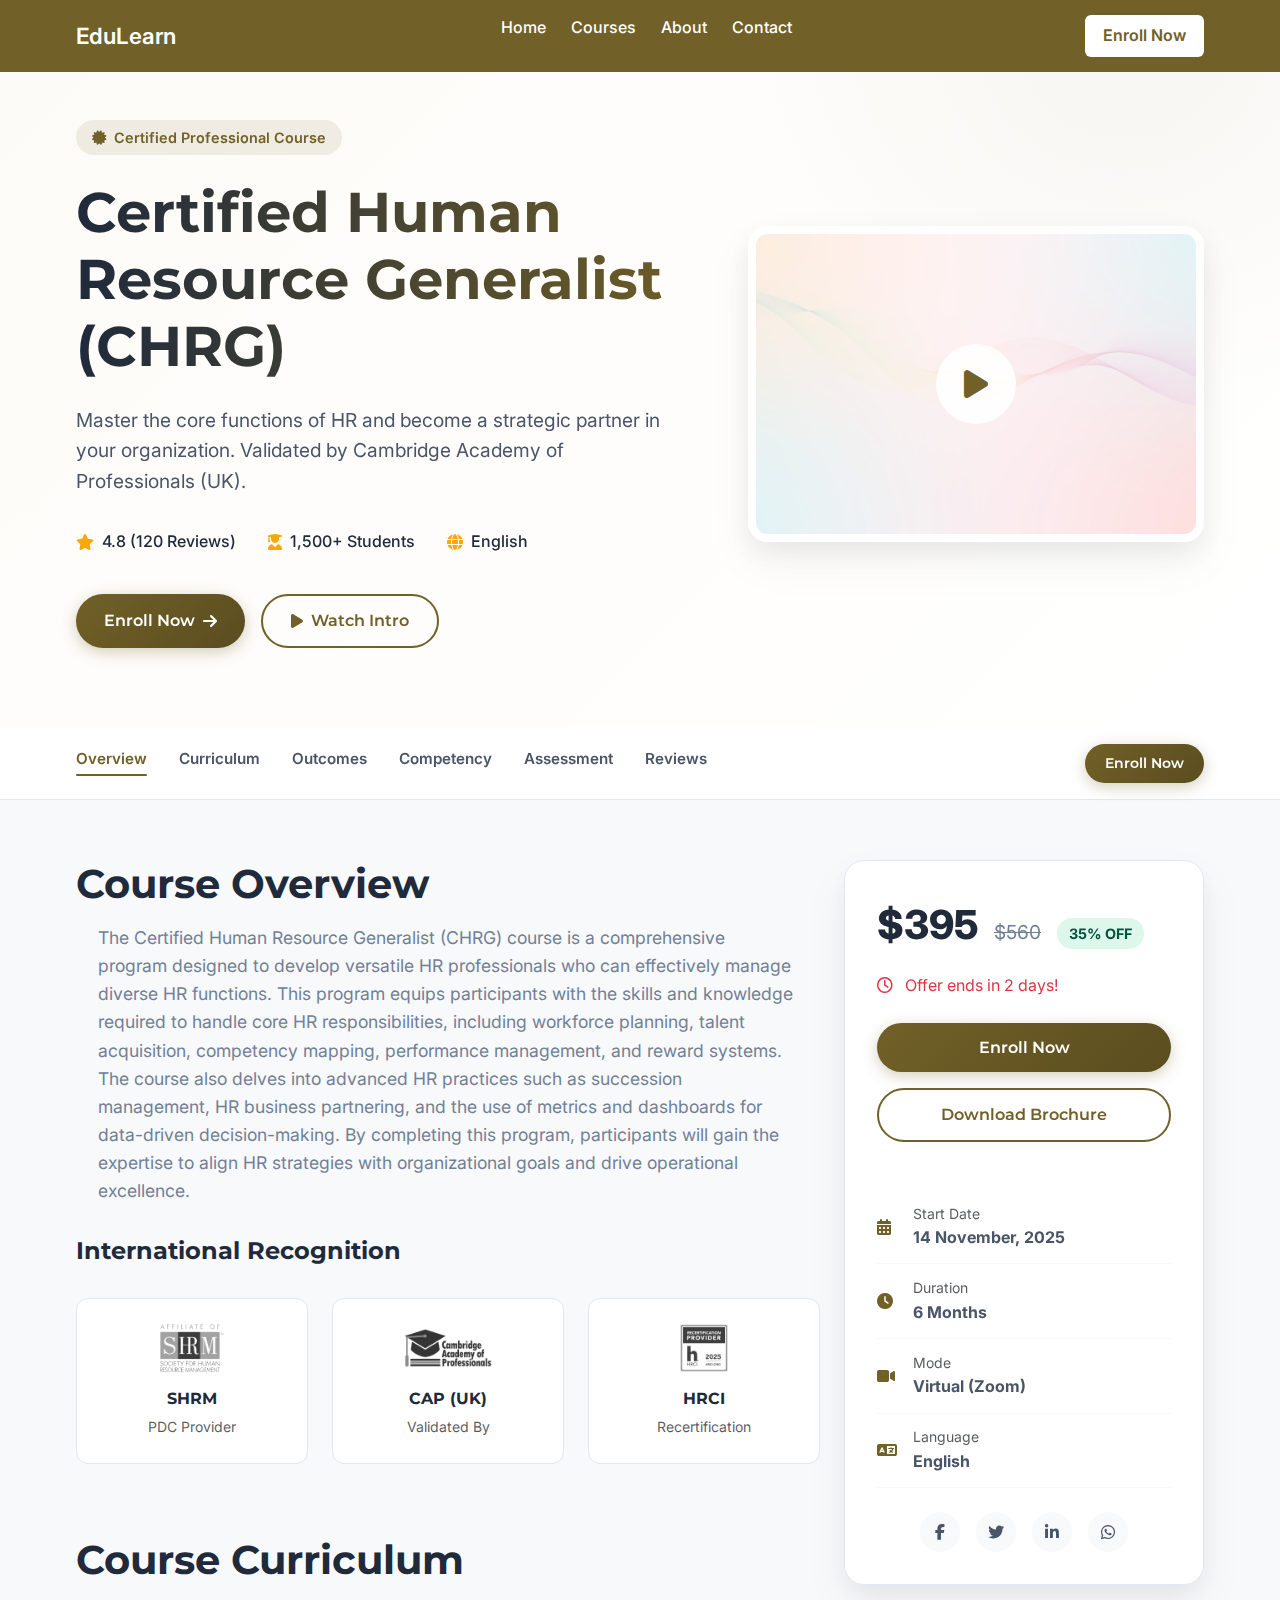
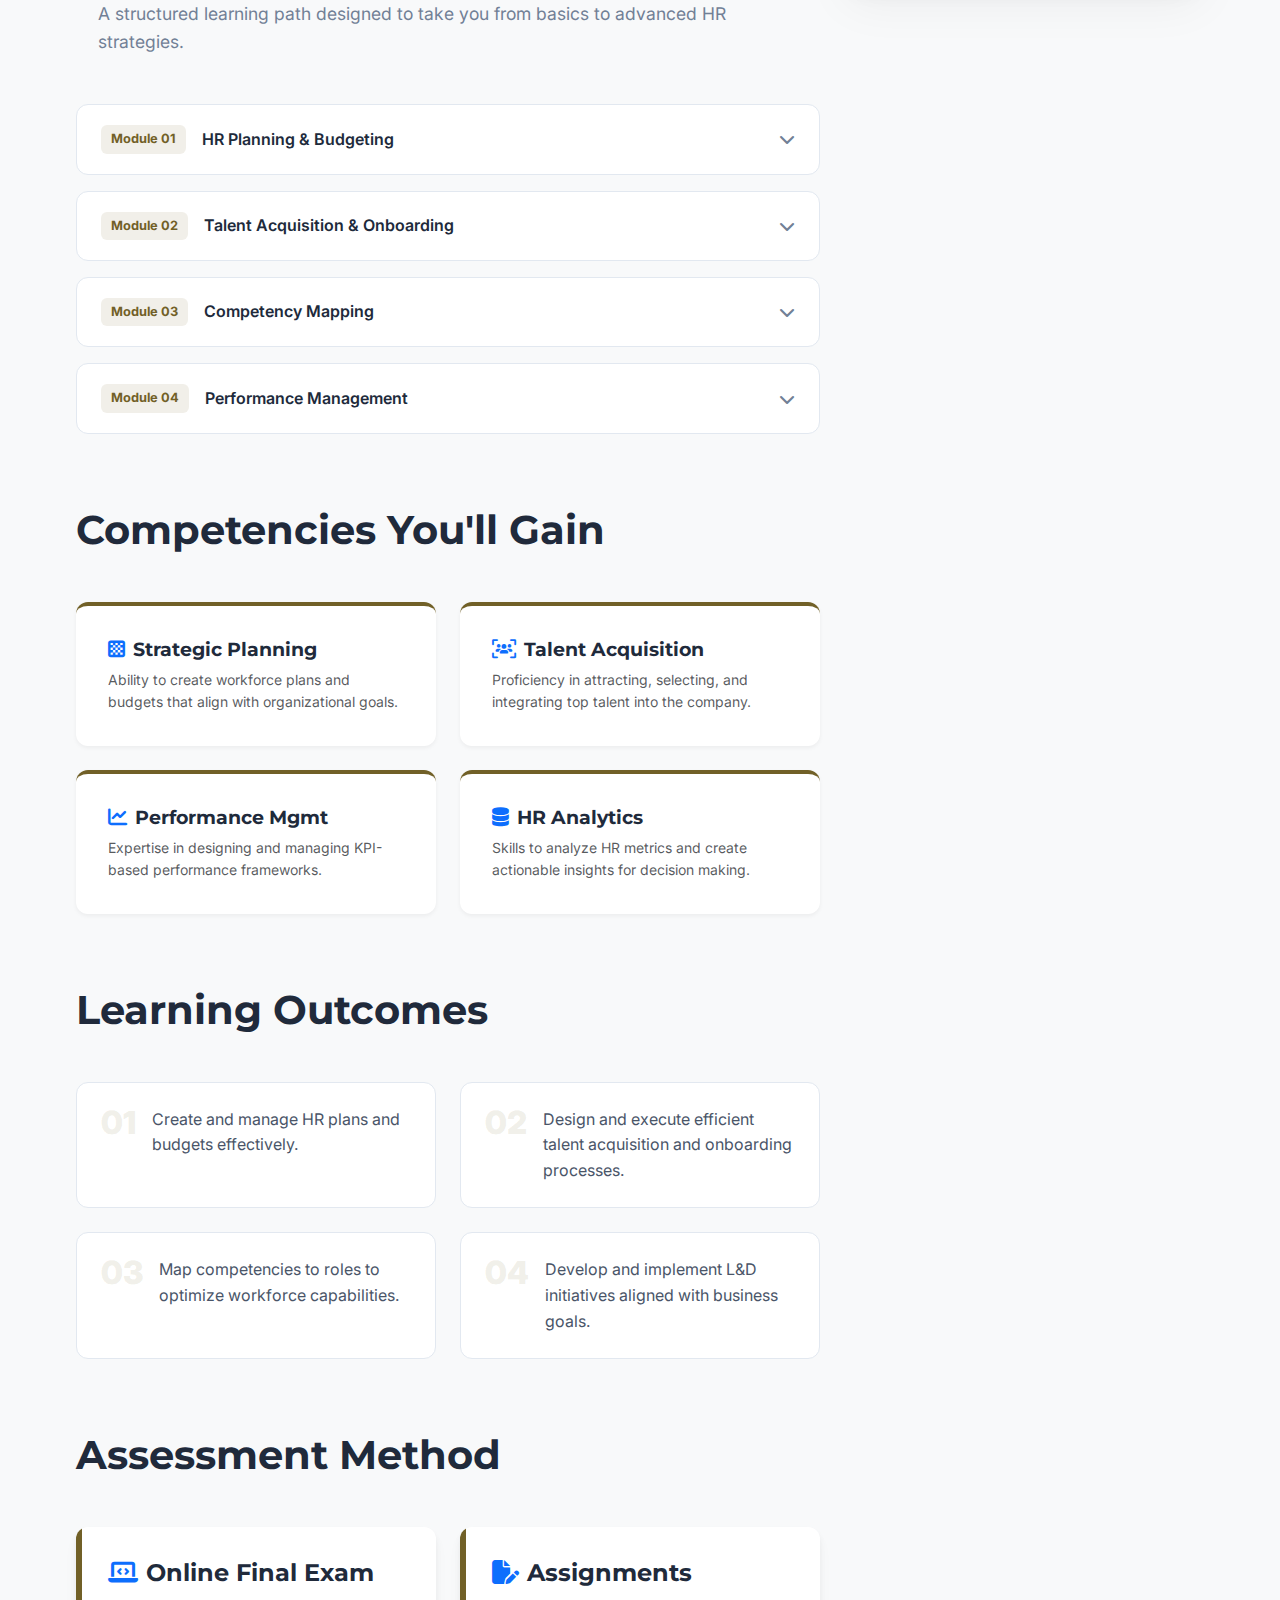
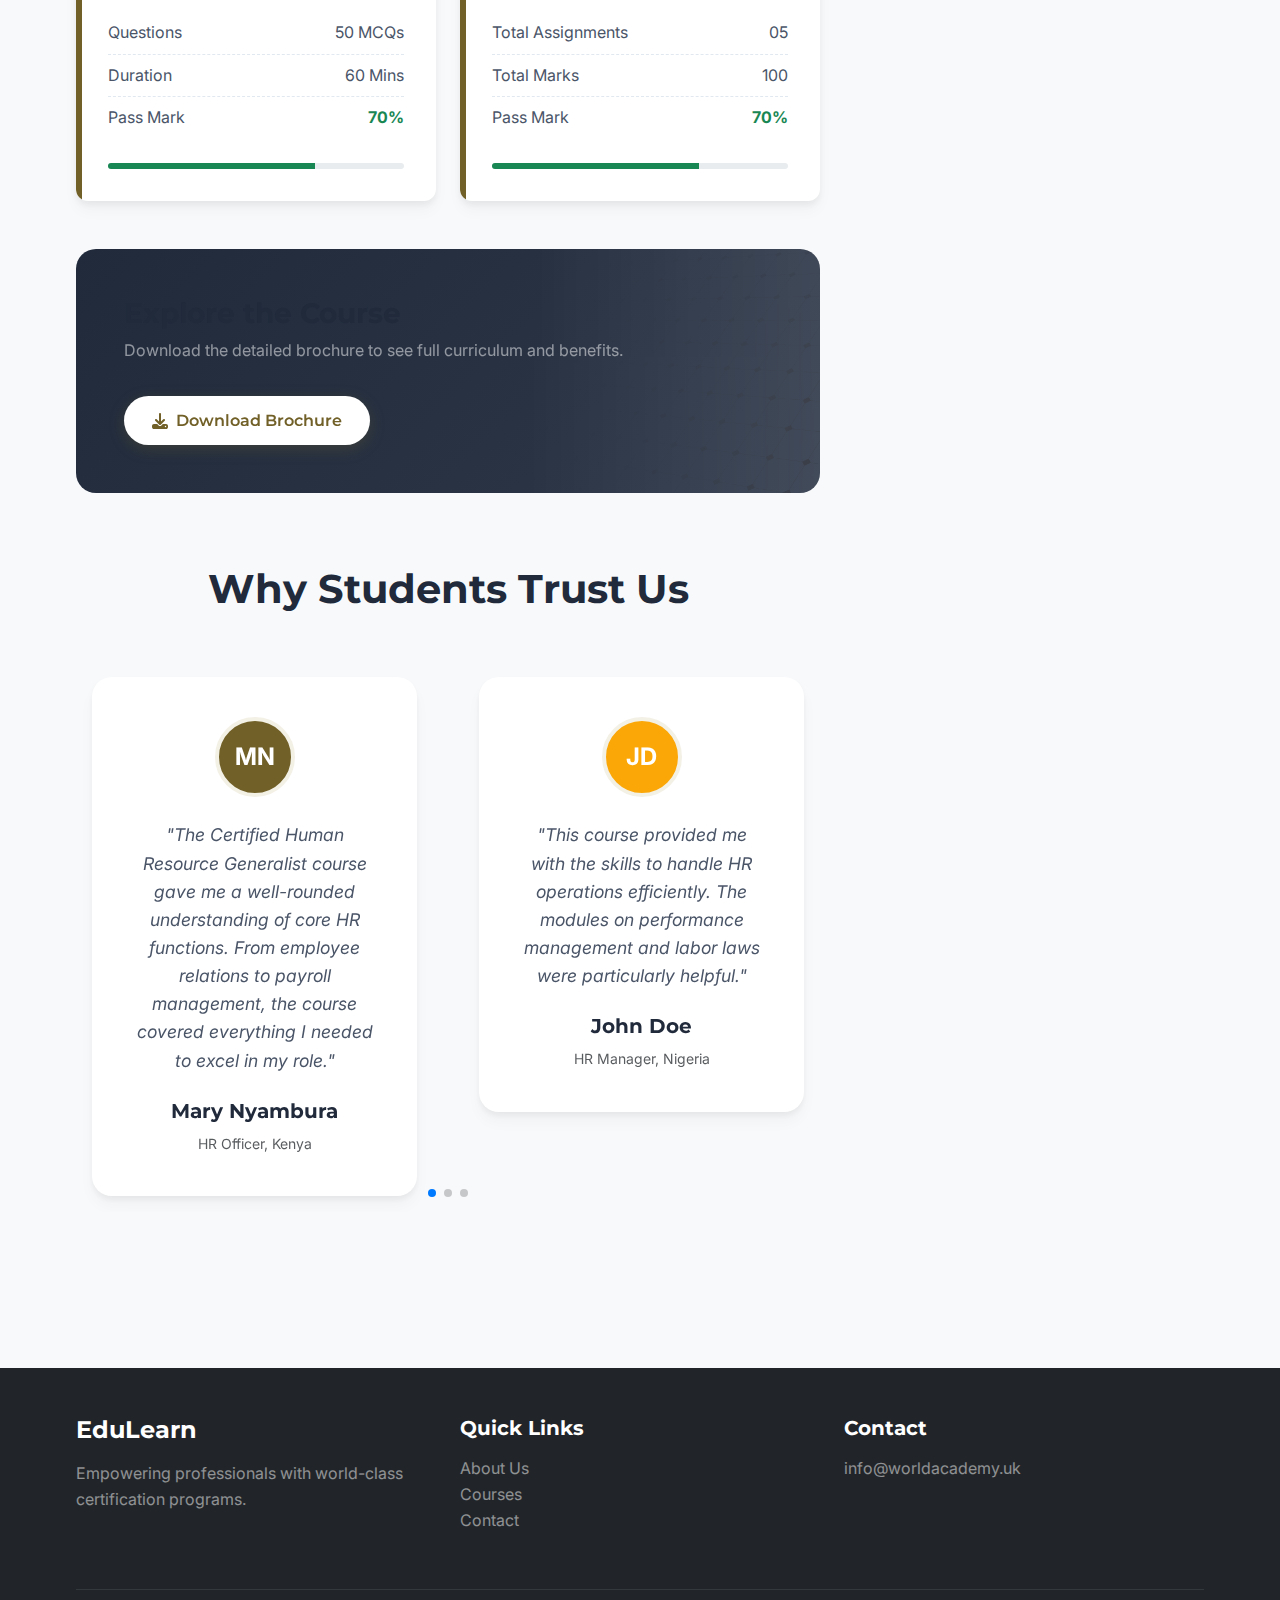
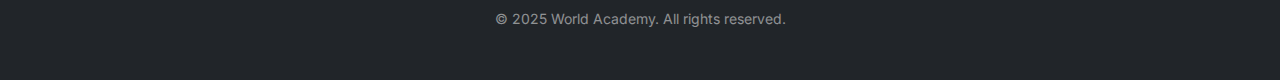
<file: course-details-ai.html>
<!DOCTYPE html>
<html lang="en">

<head>
    <meta charset="UTF-8">
    <meta name="viewport" content="width=device-width, initial-scale=1.0">
    <title>Certified Human Resource Generalist (CHRG) | World Academy</title>

    <!-- Fonts -->
    <link rel="preconnect" href="https://fonts.googleapis.com">
    <link rel="preconnect" href="https://fonts.gstatic.com" crossorigin>
    <link href="https://fonts.googleapis.com/css2?family=Inter:wght@300;400;500;600;700&family=Montserrat:wght@400;500;600;700;800&display=swap" rel="stylesheet">

    <!-- Bootstrap -->
    <link href="https://cdn.jsdelivr.net/npm/bootstrap@5.3.8/dist/css/bootstrap.min.css" rel="stylesheet">

    <!-- FontAwesome -->
    <link rel="stylesheet" href="https://cdnjs.cloudflare.com/ajax/libs/font-awesome/6.4.0/css/all.min.css">

    <!-- Swiper CSS -->
    <link rel="stylesheet" href="https://cdn.jsdelivr.net/npm/swiper@10/swiper-bundle.min.css" />

    <!-- Animate.css -->
    <link rel="stylesheet" href="https://cdnjs.cloudflare.com/ajax/libs/animate.css/4.1.1/animate.min.css" />

    <!-- Custom CSS -->
    <link rel="stylesheet" href="./css/course-details-ai.css">
    <!-- Reusing existing nav/footer styles if needed, or we can style them in our new css -->
    <link rel="stylesheet" href="./css/temp_nav_footer.css">
</head>

<body>

    <!-- Navigation (Reusing existing structure for consistency) -->
    <nav class="main_nav">
        <div class="container nav_container">
            <div class="nav_logo">EduLearn</div>
            <ul class="nav_links">
                <li><a href="#">Home</a></li>
                <li><a href="#">Courses</a></li>
                <li><a href="#">About</a></li>
                <li><a href="#">Contact</a></li>
            </ul>
            <a href="#enroll" class="nav_btn">Enroll Now</a>
        </div>
    </nav>

    <!-- Hero Section -->
    <section class="cd-hero">
        <div class="container">
            <div class="row align-items-center">
                <div class="col-lg-7">
                    <div class="cd-hero-content animate__animated animate__fadeInLeft">
                        <span class="cd-badge"><i class="fa-solid fa-certificate me-2"></i>Certified Professional Course</span>
                        <h1 class="cd-hero-title">Certified Human Resource Generalist (CHRG)</h1>
                        <p class="cd-hero-desc">Master the core functions of HR and become a strategic partner in your organization. Validated by Cambridge Academy of Professionals (UK).</p>
                        
                        <div class="cd-hero-meta">
                            <div class="cd-meta-item">
                                <i class="fa-solid fa-star"></i>
                                <span>4.8 (120 Reviews)</span>
                            </div>
                            <div class="cd-meta-item">
                                <i class="fa-solid fa-user-graduate"></i>
                                <span>1,500+ Students</span>
                            </div>
                            <div class="cd-meta-item">
                                <i class="fa-solid fa-globe"></i>
                                <span>English</span>
                            </div>
                        </div>

                        <div class="d-flex gap-3 flex-wrap">
                            <a href="#enroll" class="cd-btn cd-btn-primary">Enroll Now <i class="fa-solid fa-arrow-right ms-2"></i></a>
                            <a href="#" class="cd-btn cd-btn-outline" data-bs-toggle="modal" data-bs-target="#videoModal">
                                <i class="fa-solid fa-play me-2"></i> Watch Intro
                            </a>
                        </div>
                    </div>
                </div>
                <div class="col-lg-5 mt-5 mt-lg-0">
                    <div class="cd-video-wrapper animate__animated animate__fadeInRight">
                        <img src="./images/c_d_bg_pattern.png" alt="Course Preview" style="min-height: 300px; object-fit: cover;">
                        <div class="cd-play-btn" data-bs-toggle="modal" data-bs-target="#videoModal">
                            <i class="fa-solid fa-play"></i>
                        </div>
                    </div>
                </div>
            </div>
        </div>
    </section>

    <!-- Sticky Navigation -->
    <div class="cd-sticky-nav" id="stickyNav">
        <div class="container">
            <div class="d-flex justify-content-between align-items-center">
                <div class="cd-nav-links">
                    <a href="#overview" class="cd-nav-link active">Overview</a>
                    <a href="#modules" class="cd-nav-link">Curriculum</a>
                    <a href="#outcomes" class="cd-nav-link">Outcomes</a>
                    <a href="#competency" class="cd-nav-link">Competency</a>
                    <a href="#assessment" class="cd-nav-link">Assessment</a>
                    <a href="#reviews" class="cd-nav-link">Reviews</a>
                </div>
                <div class="d-none d-md-block">
                    <a href="#enroll" class="cd-btn cd-btn-primary" style="padding: 8px 20px; font-size: 0.9rem;">Enroll Now</a>
                </div>
            </div>
        </div>
    </div>

    <!-- Main Content -->
    <section class="cd-main-content">
        <div class="container">
            <div class="row">
                
                <!-- Left Column -->
                <div class="col-lg-8">
                    
                    <!-- Overview -->
                    <div id="overview" class="cd-section-head animate__animated animate__fadeInUp">
                        <h2>Course Overview</h2>
                        <div class="cd-overview-text">
                            <p>The Certified Human Resource Generalist (CHRG) course is a comprehensive program designed to develop versatile HR professionals who can effectively manage diverse HR functions. This program equips participants with the skills and knowledge required to handle core HR responsibilities, including workforce planning, talent acquisition, competency mapping, performance management, and reward systems.</p>
                            <p>The course also delves into advanced HR practices such as succession management, HR business partnering, and the use of metrics and dashboards for data-driven decision-making. By completing this program, participants will gain the expertise to align HR strategies with organizational goals and drive operational excellence.</p>
                        </div>

                        <h4 class="mb-3">International Recognition</h4>
                        <div class="cd-recognition-grid">
                            <div class="cd-recognition-item">
                                <img src="./images/recog_shrm.png" alt="SHRM">
                                <h6>SHRM</h6>
                                <small class="text-muted">PDC Provider</small>
                            </div>
                            <div class="cd-recognition-item">
                                <img src="./images/recod_camb.png" alt="CAP UK">
                                <h6>CAP (UK)</h6>
                                <small class="text-muted">Validated By</small>
                            </div>
                            <div class="cd-recognition-item">
                                <img src="./images/recog_hrci.png" alt="HRCI">
                                <h6>HRCI</h6>
                                <small class="text-muted">Recertification</small>
                            </div>
                        </div>
                    </div>

                    <!-- Modules -->
                    <div id="modules" class="mb-5 pt-4">
                        <div class="cd-section-head">
                            <h2>Course Curriculum</h2>
                            <p>A structured learning path designed to take you from basics to advanced HR strategies.</p>
                        </div>

                        <div class="cd-accordion">
                            <!-- Module 1 -->
                            <div class="cd-accordion-item">
                                <div class="cd-accordion-header">
                                    <div class="cd-accordion-title">
                                        <span class="cd-module-badge">Module 01</span>
                                        HR Planning & Budgeting
                                    </div>
                                    <i class="fa-solid fa-chevron-down cd-accordion-icon"></i>
                                </div>
                                <div class="cd-accordion-body">
                                    <p>This module covers the fundamentals of HR planning and budgeting, emphasizing the importance of aligning HR strategies with organizational goals. It includes workforce planning, forecasting, and managing an HR budget effectively.</p>
                                </div>
                            </div>

                            <!-- Module 2 -->
                            <div class="cd-accordion-item">
                                <div class="cd-accordion-header">
                                    <div class="cd-accordion-title">
                                        <span class="cd-module-badge">Module 02</span>
                                        Talent Acquisition & Onboarding
                                    </div>
                                    <i class="fa-solid fa-chevron-down cd-accordion-icon"></i>
                                </div>
                                <div class="cd-accordion-body">
                                    <p>Focuses on the complete talent acquisition process, from identifying talent needs to integrating new employees into the organization effectively. Special attention is given to recruitment strategies and onboarding techniques.</p>
                                </div>
                            </div>

                            <!-- Module 3 -->
                            <div class="cd-accordion-item">
                                <div class="cd-accordion-header">
                                    <div class="cd-accordion-title">
                                        <span class="cd-module-badge">Module 03</span>
                                        Competency Mapping
                                    </div>
                                    <i class="fa-solid fa-chevron-down cd-accordion-icon"></i>
                                </div>
                                <div class="cd-accordion-body">
                                    <p>Learn methods for competency mapping to align roles with organizational needs and optimize workforce capabilities.</p>
                                </div>
                            </div>

                            <!-- Module 4 -->
                            <div class="cd-accordion-item">
                                <div class="cd-accordion-header">
                                    <div class="cd-accordion-title">
                                        <span class="cd-module-badge">Module 04</span>
                                        Performance Management
                                    </div>
                                    <i class="fa-solid fa-chevron-down cd-accordion-icon"></i>
                                </div>
                                <div class="cd-accordion-body">
                                    <p>Equip yourself with knowledge of KPI-based performance management systems to drive employee productivity and organizational success.</p>
                                </div>
                            </div>
                        </div>
                    </div>

                    <!-- Competency -->
                    <div id="competency" class="mb-5 pt-4">
                        <div class="cd-section-head">
                            <h2>Competencies You'll Gain</h2>
                        </div>
                        <div class="cd-competency-grid">
                            <div class="cd-competency-card">
                                <h4><i class="fa-solid fa-chess-board text-primary me-2"></i>Strategic Planning</h4>
                                <p class="text-muted small mb-0">Ability to create workforce plans and budgets that align with organizational goals.</p>
                            </div>
                            <div class="cd-competency-card">
                                <h4><i class="fa-solid fa-users-viewfinder text-primary me-2"></i>Talent Acquisition</h4>
                                <p class="text-muted small mb-0">Proficiency in attracting, selecting, and integrating top talent into the company.</p>
                            </div>
                            <div class="cd-competency-card">
                                <h4><i class="fa-solid fa-chart-line text-primary me-2"></i>Performance Mgmt</h4>
                                <p class="text-muted small mb-0">Expertise in designing and managing KPI-based performance frameworks.</p>
                            </div>
                            <div class="cd-competency-card">
                                <h4><i class="fa-solid fa-database text-primary me-2"></i>HR Analytics</h4>
                                <p class="text-muted small mb-0">Skills to analyze HR metrics and create actionable insights for decision making.</p>
                            </div>
                        </div>
                    </div>

                    <!-- Learning Outcomes -->
                    <div id="outcomes" class="mb-5 pt-4">
                        <div class="cd-section-head">
                            <h2>Learning Outcomes</h2>
                        </div>
                        <div class="cd-outcome-grid">
                            <div class="cd-outcome-card">
                                <span class="cd-outcome-number">01</span>
                                <p class="mb-0">Create and manage HR plans and budgets effectively.</p>
                            </div>
                            <div class="cd-outcome-card">
                                <span class="cd-outcome-number">02</span>
                                <p class="mb-0">Design and execute efficient talent acquisition and onboarding processes.</p>
                            </div>
                            <div class="cd-outcome-card">
                                <span class="cd-outcome-number">03</span>
                                <p class="mb-0">Map competencies to roles to optimize workforce capabilities.</p>
                            </div>
                            <div class="cd-outcome-card">
                                <span class="cd-outcome-number">04</span>
                                <p class="mb-0">Develop and implement L&D initiatives aligned with business goals.</p>
                            </div>
                        </div>
                    </div>

                    <!-- Assessment -->
                    <div id="assessment" class="mb-5 pt-4">
                        <div class="cd-section-head">
                            <h2>Assessment Method</h2>
                        </div>
                        <div class="row g-4">
                            <div class="col-md-6">
                                <div class="cd-assessment-card h-100">
                                    <h4><i class="fa-solid fa-laptop-code me-2 text-primary"></i>Online Final Exam</h4>
                                    <ul class="cd-assessment-info">
                                        <li><span>Questions</span> <span>50 MCQs</span></li>
                                        <li><span>Duration</span> <span>60 Mins</span></li>
                                        <li><span>Pass Mark</span> <span class="text-success fw-bold">70%</span></li>
                                    </ul>
                                    <div class="progress" style="height: 6px;">
                                        <div class="progress-bar bg-success" role="progressbar" style="width: 70%"></div>
                                    </div>
                                </div>
                            </div>
                            <div class="col-md-6">
                                <div class="cd-assessment-card h-100">
                                    <h4><i class="fa-solid fa-file-pen me-2 text-primary"></i>Assignments</h4>
                                    <ul class="cd-assessment-info">
                                        <li><span>Total Assignments</span> <span>05</span></li>
                                        <li><span>Total Marks</span> <span>100</span></li>
                                        <li><span>Pass Mark</span> <span class="text-success fw-bold">70%</span></li>
                                    </ul>
                                    <div class="progress" style="height: 6px;">
                                        <div class="progress-bar bg-success" role="progressbar" style="width: 70%"></div>
                                    </div>
                                </div>
                            </div>
                        </div>
                    </div>

                    <!-- Brochure Download -->
                    <div class="cd-brochure-banner mb-5">
                        <div style="position: relative; z-index: 1;">
                            <h3>Explore the Course</h3>
                            <p class="mb-0 text-white-50">Download the detailed brochure to see full curriculum and benefits.</p>
                        </div>
                        <button class="cd-btn cd-btn-primary" style="position: relative; z-index: 1; background: white; color: var(--cd-primary);">
                            <i class="fa-solid fa-download me-2"></i> Download Brochure
                        </button>
                    </div>

                    <!-- Testimonials -->
                    <div id="reviews" class="mb-5 pt-4">
                        <div class="cd-section-head text-center">
                            <h2>Why Students Trust Us</h2>
                        </div>
                        
                        <!-- Swiper -->
                        <div class="swiper cd-testimonials-slider">
                            <div class="swiper-wrapper">
                                <div class="swiper-slide">
                                    <div class="cd-testimonial-card">
                                        <div class="cd-testimonial-avatar">MN</div>
                                        <p class="cd-testimonial-quote">"The Certified Human Resource Generalist course gave me a well-rounded understanding of core HR functions. From employee relations to payroll management, the course covered everything I needed to excel in my role."</p>
                                        <h5>Mary Nyambura</h5>
                                        <small class="text-muted">HR Officer, Kenya</small>
                                    </div>
                                </div>
                                <div class="swiper-slide">
                                    <div class="cd-testimonial-card">
                                        <div class="cd-testimonial-avatar" style="background: var(--cd-accent);">JD</div>
                                        <p class="cd-testimonial-quote">"This course provided me with the skills to handle HR operations efficiently. The modules on performance management and labor laws were particularly helpful."</p>
                                        <h5>John Doe</h5>
                                        <small class="text-muted">HR Manager, Nigeria</small>
                                    </div>
                                </div>
                                <div class="swiper-slide">
                                    <div class="cd-testimonial-card">
                                        <div class="cd-testimonial-avatar" style="background: #2d3748;">SA</div>
                                        <p class="cd-testimonial-quote">"The practical assignments really helped me understand how to apply the concepts in real-world scenarios. Highly recommended!"</p>
                                        <h5>Sarah Ahmed</h5>
                                        <small class="text-muted">UAE</small>
                                    </div>
                                </div>
                            </div>
                            <div class="swiper-pagination"></div>
                        </div>
                    </div>

                </div>

                <!-- Right Column (Sidebar) -->
                <div class="col-lg-4">
                    <div class="cd-sidebar-sticky" id="enroll">
                        <div class="cd-enroll-card">
                            <div class="cd-price-wrapper">
                                <span class="cd-price">$395</span>
                                <span class="cd-price-old">$560</span>
                                <span class="cd-discount-badge">35% OFF</span>
                            </div>
                            
                            <p class="text-danger mb-4"><i class="fa-regular fa-clock me-2"></i> Offer ends in 2 days!</p>

                            <button class="cd-btn cd-btn-primary w-100 mb-3">Enroll Now</button>
                            <button class="cd-btn cd-btn-outline w-100 mb-4">Download Brochure</button>

                            <ul class="cd-course-meta">
                                <li>
                                    <i class="fa-solid fa-calendar-days"></i>
                                    <div>
                                        <small class="d-block text-muted">Start Date</small>
                                        <strong>14 November, 2025</strong>
                                    </div>
                                </li>
                                <li>
                                    <i class="fa-solid fa-clock"></i>
                                    <div>
                                        <small class="d-block text-muted">Duration</small>
                                        <strong>6 Months</strong>
                                    </div>
                                </li>
                                <li>
                                    <i class="fa-solid fa-video"></i>
                                    <div>
                                        <small class="d-block text-muted">Mode</small>
                                        <strong>Virtual (Zoom)</strong>
                                    </div>
                                </li>
                                <li>
                                    <i class="fa-solid fa-language"></i>
                                    <div>
                                        <small class="d-block text-muted">Language</small>
                                        <strong>English</strong>
                                    </div>
                                </li>
                            </ul>

                            <div class="cd-share-links">
                                <a href="#" class="cd-share-btn"><i class="fa-brands fa-facebook-f"></i></a>
                                <a href="#" class="cd-share-btn"><i class="fa-brands fa-twitter"></i></a>
                                <a href="#" class="cd-share-btn"><i class="fa-brands fa-linkedin-in"></i></a>
                                <a href="#" class="cd-share-btn"><i class="fa-brands fa-whatsapp"></i></a>
                            </div>
                        </div>
                    </div>
                </div>

            </div>
        </div>
    </section>

    <!-- Footer -->
    <footer class="main_footer mt-5 py-5 bg-dark text-white">
        <div class="container">
            <div class="row">
                <div class="col-md-4 mb-4">
                    <h4 class="text-white mb-3">EduLearn</h4>
                    <p class="text-white-50">Empowering professionals with world-class certification programs.</p>
                </div>
                <div class="col-md-4 mb-4">
                    <h5 class="text-white mb-3">Quick Links</h5>
                    <ul class="list-unstyled">
                        <li><a href="#" class="text-white-50 text-decoration-none">About Us</a></li>
                        <li><a href="#" class="text-white-50 text-decoration-none">Courses</a></li>
                        <li><a href="#" class="text-white-50 text-decoration-none">Contact</a></li>
                    </ul>
                </div>
                <div class="col-md-4 mb-4">
                    <h5 class="text-white mb-3">Contact</h5>
                    <p class="text-white-50">info@worldacademy.uk</p>
                </div>
            </div>
            <hr class="border-secondary">
            <div class="text-center text-white-50">
                <small>&copy; 2025 World Academy. All rights reserved.</small>
            </div>
        </div>
    </footer>

    <!-- Video Modal -->
    <div class="modal fade" id="videoModal" tabindex="-1" aria-hidden="true">
        <div class="modal-dialog modal-dialog-centered modal-lg">
            <div class="modal-content bg-black">
                <div class="modal-body p-0">
                    <button type="button" class="btn-close btn-close-white position-absolute top-0 end-0 m-3" data-bs-dismiss="modal" aria-label="Close" style="z-index: 10;"></button>
                    <div class="ratio ratio-16x9">
                        <iframe src="https://www.youtube.com/embed/2ggVaBW5O74" title="YouTube video" allowfullscreen></iframe>
                    </div>
                </div>
            </div>
        </div>
    </div>

    <!-- Scripts -->
    <script src="https://cdn.jsdelivr.net/npm/bootstrap@5.3.8/dist/js/bootstrap.bundle.min.js"></script>
    <script src="https://cdn.jsdelivr.net/npm/swiper@10/swiper-bundle.min.js"></script>
    
    <script>
        // Sticky Navigation Logic
        window.addEventListener('scroll', function() {
            const nav = document.getElementById('stickyNav');
            if (window.scrollY > 600) {
                nav.classList.add('shadow-sm');
            } else {
                nav.classList.remove('shadow-sm');
            }
        });

        // Active Link Highlighting
        const sections = document.querySelectorAll('section, div[id]');
        const navLinks = document.querySelectorAll('.cd-nav-link');

        window.addEventListener('scroll', () => {
            let current = '';
            sections.forEach(section => {
                const sectionTop = section.offsetTop;
                const sectionHeight = section.clientHeight;
                if (pageYOffset >= (sectionTop - 200)) {
                    current = section.getAttribute('id');
                }
            });

            navLinks.forEach(link => {
                link.classList.remove('active');
                if (link.getAttribute('href').includes(current)) {
                    link.classList.add('active');
                }
            });
        });

        // Accordion Logic
        document.querySelectorAll('.cd-accordion-header').forEach(header => {
            header.addEventListener('click', () => {
                const item = header.parentElement;
                const isActive = item.classList.contains('active');
                
                // Close all
                document.querySelectorAll('.cd-accordion-item').forEach(i => {
                    i.classList.remove('active');
                    i.querySelector('.cd-accordion-body').style.display = 'none';
                });

                // Open clicked if not already active
                if (!isActive) {
                    item.classList.add('active');
                    item.querySelector('.cd-accordion-body').style.display = 'block';
                }
            });
        });

        // Swiper Initialization
        const swiper = new Swiper('.cd-testimonials-slider', {
            slidesPerView: 1,
            spaceBetween: 30,
            loop: true,
            pagination: {
                el: '.swiper-pagination',
                clickable: true,
            },
            breakpoints: {
                768: {
                    slidesPerView: 2,
                }
            }
        });
    </script>
</body>
</html>
</file>
<file: css/course-details-ai.css>
/* =========================================
   Course Details AI - Premium Design System
   ========================================= */
 
:root {
    /* Colors */
    --cd-primary: #716027; /* Gold */
    --cd-primary-dark: #5a4d1f;
    --cd-primary-light: #8c7a3d;
    --cd-accent: #fba707; /* Bright Gold/Orange */
    --cd-dark: #202a3b; /* Dark Blue/Grey */
    --cd-text: #4a5568; /* Slate Grey */
    --cd-text-light: #718096;
    --cd-bg: #f8f9fa;
    --cd-white: #ffffff;
    --cd-border: #e2e8f0;
    
    /* Shadows */
    --cd-shadow-sm: 0 2px 4px rgba(0,0,0,0.05);
    --cd-shadow-md: 0 4px 6px rgba(0,0,0,0.05), 0 10px 15px rgba(0,0,0,0.03);
    --cd-shadow-lg: 0 10px 25px rgba(0,0,0,0.05), 0 20px 48px rgba(0,0,0,0.05);
    --cd-shadow-hover: 0 20px 25px -5px rgba(0, 0, 0, 0.1), 0 10px 10px -5px rgba(0, 0, 0, 0.04);

    /* Typography */
    --cd-font-heading: 'Montserrat', sans-serif;
    --cd-font-body: 'Inter', sans-serif;

    /* Spacing */
    --cd-spacing-xs: 0.5rem;
    --cd-spacing-sm: 1rem;
    --cd-spacing-md: 1.5rem;
    --cd-spacing-lg: 2rem;
    --cd-spacing-xl: 3rem;
    --cd-radius: 12px;
    --cd-radius-lg: 20px;
}

body {
    font-family: var(--cd-font-body);
    color: var(--cd-text);
    background-color: var(--cd-bg);
    line-height: 1.6;
}

h1, h2, h3, h4, h5, h6 {
    font-family: var(--cd-font-heading);
    color: var(--cd-dark);
    font-weight: 700;
}

a {
    text-decoration: none;
    transition: all 0.3s ease;
}

/* =========================================
   Components
   ========================================= */

/* Buttons */
.cd-btn {
    display: inline-flex;
    align-items: center;
    justify-content: center;
    padding: 12px 28px;
    font-weight: 600;
    border-radius: 50px;
    transition: all 0.3s ease;
    cursor: pointer;
    font-family: var(--cd-font-heading);
}

.cd-btn-primary {
    background: linear-gradient(135deg, var(--cd-primary) 0%, var(--cd-primary-dark) 100%);
    color: var(--cd-white);
    border: none;
    box-shadow: 0 4px 15px rgba(113, 96, 39, 0.3);
}

.cd-btn-primary:hover {
    transform: translateY(-2px);
    box-shadow: 0 8px 20px rgba(113, 96, 39, 0.4);
    color: var(--cd-white);
}

.cd-btn-outline {
    background: transparent;
    border: 2px solid var(--cd-primary);
    color: var(--cd-primary);
}

.cd-btn-outline:hover {
    background: var(--cd-primary);
    color: var(--cd-white);
}

/* Cards */
.cd-card {
    background: var(--cd-white);
    border-radius: var(--cd-radius);
    padding: var(--cd-spacing-lg);
    box-shadow: var(--cd-shadow-md);
    border: 1px solid rgba(255,255,255,0.5);
    transition: all 0.3s ease;
}

.cd-card:hover {
    box-shadow: var(--cd-shadow-hover);
    transform: translateY(-5px);
}

/* Section Headers */
.cd-section-head {
    margin-bottom: var(--cd-spacing-xl);
    position: relative;
}

.cd-section-head h2 {
    font-size: 2.5rem;
    margin-bottom: 1rem;
}

.cd-section-head p {
    font-size: 1.1rem;
    color: var(--cd-text-light);
    max-width: 700px;
    margin: 0 auto;
}

/* =========================================
   Hero Section
   ========================================= */
.cd-hero {
    position: relative;
    padding: 120px 0 80px;
    background: linear-gradient(135deg, #fdfbf7 0%, #fff 100%);
    overflow: hidden;
}

.cd-hero::before {
    content: '';
    position: absolute;
    top: -50%;
    right: -20%;
    width: 800px;
    height: 800px;
    background: radial-gradient(circle, rgba(113, 96, 39, 0.05) 0%, rgba(255,255,255,0) 70%);
    border-radius: 50%;
    z-index: 0;
}

.cd-hero-content {
    position: relative;
    z-index: 1;
}

.cd-badge {
    display: inline-block;
    padding: 6px 16px;
    background: rgba(113, 96, 39, 0.1);
    color: var(--cd-primary);
    border-radius: 30px;
    font-weight: 600;
    font-size: 0.9rem;
    margin-bottom: 1.5rem;
}

.cd-hero-title {
    font-size: 3.5rem;
    line-height: 1.2;
    margin-bottom: 1.5rem;
    background: linear-gradient(90deg, var(--cd-dark) 0%, var(--cd-primary) 100%);
    -webkit-background-clip: text;
    -webkit-text-fill-color: transparent;
}

.cd-hero-desc {
    font-size: 1.2rem;
    color: var(--cd-text);
    margin-bottom: 2rem;
    max-width: 600px;
}

.cd-hero-meta {
    display: flex;
    gap: 2rem;
    margin-bottom: 2.5rem;
}

.cd-meta-item {
    display: flex;
    align-items: center;
    gap: 0.5rem;
    font-weight: 500;
    color: var(--cd-dark);
}

.cd-meta-item i {
    color: var(--cd-accent);
}

/* Video Wrapper */
.cd-video-wrapper {
    position: relative;
    border-radius: var(--cd-radius-lg);
    overflow: hidden;
    box-shadow: var(--cd-shadow-lg);
    border: 8px solid rgba(255,255,255,0.8);
}

.cd-video-wrapper img {
    width: 100%;
    height: auto;
    display: block;
    transition: transform 0.5s ease;
}

.cd-video-wrapper:hover img {
    transform: scale(1.05);
}

.cd-play-btn {
    position: absolute;
    top: 50%;
    left: 50%;
    transform: translate(-50%, -50%);
    width: 80px;
    height: 80px;
    background: rgba(255,255,255,0.9);
    border-radius: 50%;
    display: flex;
    align-items: center;
    justify-content: center;
    color: var(--cd-primary);
    font-size: 2rem;
    cursor: pointer;
    transition: all 0.3s ease;
    box-shadow: 0 0 0 0 rgba(255,255,255,0.5);
    animation: pulse 2s infinite;
}

.cd-play-btn:hover {
    transform: translate(-50%, -50%) scale(1.1);
    background: var(--cd-white);
    color: var(--cd-accent);
}

@keyframes pulse {
    0% { box-shadow: 0 0 0 0 rgba(255,255,255, 0.7); }
    70% { box-shadow: 0 0 0 20px rgba(255,255,255, 0); }
    100% { box-shadow: 0 0 0 0 rgba(255,255,255, 0); }
}

/* =========================================
   Sticky Navigation
   ========================================= */
.cd-sticky-nav {
    background: rgba(255, 255, 255, 0.95);
    backdrop-filter: blur(10px);
    border-bottom: 1px solid var(--cd-border);
    position: sticky;
    top: 0;
    z-index: 9999;
    padding: 1rem 0;
    transition: all 0.3s ease;
}

.cd-nav-links {
    display: flex;
    gap: 2rem;
    overflow-x: auto;
    padding-bottom: 4px; /* For scrollbar spacing */
}

.cd-nav-link {
    color: var(--cd-text);
    font-weight: 600;
    font-size: 0.95rem;
    white-space: nowrap;
    position: relative;
    padding-bottom: 4px;
}

.cd-nav-link.active,
.cd-nav-link:hover {
    color: var(--cd-primary);
}

.cd-nav-link.active::after {
    content: '';
    position: absolute;
    bottom: 0;
    left: 0;
    width: 100%;
    height: 2px;
    background: var(--cd-primary);
    border-radius: 2px;
}

/* =========================================
   Main Content
   ========================================= */
.cd-main-content {
    padding: 60px 0;
}

/* Overview */
.cd-overview-text {
    font-size: 1.1rem;
    color: var(--cd-text);
    margin-bottom: 2rem;
}

/* Recognition Grid */
.cd-recognition-grid {
    display: grid;
    grid-template-columns: repeat(auto-fit, minmax(150px, 1fr));
    gap: 1.5rem;
    margin-top: 2rem;
}

.cd-recognition-item {
    background: var(--cd-white);
    padding: 1.5rem;
    border-radius: var(--cd-radius);
    display: flex;
    flex-direction: column;
    align-items: center;
    justify-content: center;
    text-align: center;
    border: 1px solid var(--cd-border);
    transition: all 0.3s ease;
}

.cd-recognition-item:hover {
    border-color: var(--cd-primary);
    box-shadow: var(--cd-shadow-md);
}

.cd-recognition-item img {
    max-height: 50px;
    margin-bottom: 1rem;
    filter: grayscale(100%);
    transition: all 0.3s ease;
}

.cd-recognition-item:hover img {
    filter: grayscale(0%);
}

/* Modules Accordion */
.cd-accordion-item {
    background: var(--cd-white);
    border: 1px solid var(--cd-border);
    border-radius: var(--cd-radius);
    margin-bottom: 1rem;
    overflow: hidden;
    transition: all 0.3s ease;
}

.cd-accordion-item:hover {
    border-color: var(--cd-primary-light);
    box-shadow: var(--cd-shadow-sm);
}

.cd-accordion-header {
    padding: 1.25rem 1.5rem;
    cursor: pointer;
    display: flex;
    align-items: center;
    justify-content: space-between;
    background: transparent;
}

.cd-accordion-title {
    font-weight: 600;
    color: var(--cd-dark);
    display: flex;
    align-items: center;
    gap: 1rem;
}

.cd-module-badge {
    background: rgba(113, 96, 39, 0.1);
    color: var(--cd-primary);
    padding: 4px 10px;
    border-radius: 6px;
    font-size: 0.8rem;
    font-weight: 700;
}

.cd-accordion-icon {
    color: var(--cd-text-light);
    transition: transform 0.3s ease;
}

.cd-accordion-item.active .cd-accordion-icon {
    transform: rotate(180deg);
    color: var(--cd-primary);
}

.cd-accordion-body {
    padding: 0 1.5rem 1.5rem;
    color: var(--cd-text);
    display: none; /* JS will toggle this */
}

/* Competency Grid */
.cd-competency-grid {
    display: grid;
    grid-template-columns: repeat(auto-fit, minmax(250px, 1fr));
    gap: 1.5rem;
}

.cd-competency-card {
    background: var(--cd-white);
    padding: 2rem;
    border-radius: var(--cd-radius);
    box-shadow: var(--cd-shadow-sm);
    border-top: 4px solid var(--cd-primary);
    transition: all 0.3s ease;
}

.cd-competency-card:hover {
    transform: translateY(-5px);
    box-shadow: var(--cd-shadow-md);
}

.cd-competency-card h4 {
    font-size: 1.2rem;
    margin-bottom: 0.5rem;
}

/* Learning Outcomes */
.cd-outcome-grid {
    display: grid;
    grid-template-columns: repeat(auto-fit, minmax(280px, 1fr));
    gap: 1.5rem;
}

.cd-outcome-card {
    background: var(--cd-white);
    padding: 1.5rem;
    border-radius: var(--cd-radius);
    display: flex;
    align-items: flex-start;
    gap: 1rem;
    border: 1px solid var(--cd-border);
}

.cd-outcome-number {
    font-size: 2rem;
    font-weight: 900;
    color: rgba(113, 96, 39, 0.1);
    line-height: 1;
}

/* Assessment */
.cd-assessment-card {
    background: var(--cd-white);
    padding: 2rem;
    border-radius: var(--cd-radius);
    box-shadow: var(--cd-shadow-md);
    position: relative;
    overflow: hidden;
}

.cd-assessment-card::before {
    content: '';
    position: absolute;
    top: 0;
    left: 0;
    width: 6px;
    height: 100%;
    background: var(--cd-primary);
}

.cd-assessment-info {
    list-style: none;
    padding: 0;
    margin: 1.5rem 0;
}

.cd-assessment-info li {
    display: flex;
    justify-content: space-between;
    padding: 0.5rem 0;
    border-bottom: 1px dashed var(--cd-border);
}

.cd-assessment-info li:last-child {
    border-bottom: none;
}

/* Testimonials */
.cd-testimonial-card {
    background: var(--cd-white);
    padding: 2.5rem;
    border-radius: var(--cd-radius-lg);
    box-shadow: var(--cd-shadow-md);
    text-align: center;
    margin: 1rem;
}

.cd-testimonial-avatar {
    width: 80px;
    height: 80px;
    border-radius: 50%;
    background: var(--cd-primary);
    color: var(--cd-white);
    display: flex;
    align-items: center;
    justify-content: center;
    font-size: 1.5rem;
    font-weight: 700;
    margin: 0 auto 1.5rem;
    border: 4px solid #f3f0e6;
}

.cd-testimonial-quote {
    font-size: 1.1rem;
    font-style: italic;
    color: var(--cd-text);
    margin-bottom: 1.5rem;
}

/* Brochure Download */
.cd-brochure-banner {
    background: linear-gradient(135deg, var(--cd-dark) 0%, #2d3748 100%);
    border-radius: var(--cd-radius-lg);
    padding: 3rem;
    color: var(--cd-white);
    display: flex;
    align-items: center;
    justify-content: space-between;
    flex-wrap: wrap;
    gap: 2rem;
    position: relative;
    overflow: hidden;
}

.cd-brochure-banner::after {
    content: '';
    position: absolute;
    top: 0;
    right: 0;
    width: 300px;
    height: 100%;
    background: url('../images/geometric_perspective_line_pattern_background.jpg') no-repeat center/cover;
    opacity: 0.1;
    mask-image: linear-gradient(to left, black, transparent);
}

/* =========================================
   Sidebar
   ========================================= */
.cd-sidebar-sticky {
    position: sticky;
    top: 75px;
}

.cd-enroll-card {
    background: var(--cd-white);
    border-radius: var(--cd-radius-lg);
    padding: 2rem;
    box-shadow: var(--cd-shadow-lg);
    border: 1px solid var(--cd-border);
}

.cd-price-wrapper {
    display: flex;
    align-items: baseline;
    gap: 1rem;
    margin-bottom: 1rem;
}

.cd-price {
    font-size: 2.5rem;
    font-weight: 800;
    color: var(--cd-dark);
}

.cd-price-old {
    font-size: 1.2rem;
    text-decoration: line-through;
    color: var(--cd-text-light);
}

.cd-discount-badge {
    background: #def7ec;
    color: #03543f;
    padding: 4px 12px;
    border-radius: 20px;
    font-weight: 700;
    font-size: 0.9rem;
}

.cd-course-meta {
    list-style: none;
    padding: 0;
    margin: 1.5rem 0;
}

.cd-course-meta li {
    display: flex;
    align-items: center;
    gap: 1rem;
    padding: 0.8rem 0;
    border-bottom: 1px solid var(--cd-bg);
    color: var(--cd-text);
}

.cd-course-meta li i {
    color: var(--cd-primary);
    width: 20px;
}

.cd-share-links {
    display: flex;
    justify-content: center;
    gap: 1rem;
    margin-top: 1.5rem;
}

.cd-share-btn {
    width: 40px;
    height: 40px;
    border-radius: 50%;
    background: var(--cd-bg);
    display: flex;
    align-items: center;
    justify-content: center;
    color: var(--cd-text);
    transition: all 0.3s ease;
}

.cd-share-btn:hover {
    background: var(--cd-primary);
    color: var(--cd-white);
}

/* =========================================
   Responsive
   ========================================= */
@media (max-width: 991px) {
    .cd-hero-title {
        font-size: 2.5rem;
    }
    
    .cd-sidebar-sticky {
        position: static;
        margin-top: 3rem;
    }
    
    .cd-brochure-banner {
        text-align: center;
        justify-content: center;
    }
}

@media (max-width: 768px) {
    .cd-hero {
        padding: 80px 0 40px;
    }
    
    .cd-hero-title {
        font-size: 2rem;
    }
    
    .cd-nav-links {
        gap: 1rem;
    }
    
    .cd-section-head h2 {
        font-size: 2rem;
    }
}
</file>
<file: css/temp_nav_footer.css>
:root{
    --heading-fonts: "Montserrat", sans-serif;
    --paragraph-fonts: "Roboto", sans-serif;
    --style-fonts: "Nothing You Could Do", cursive;
    --light-bg: rgb(245, 243, 238);
    --primary-color: #716027;
    --color-yellow: #fba707;
    --color-white: #fff;
    --white: #fff;
    --color-dark: #000;
    --gradient: linear-gradient(to bottom right, #ff99ff 0%, var(--primary-color) 80%);
    --border-info-color: rgba(0, 0, 0, 0.08);
    --color-red: #fd6a6a;
    --heading-color: #202a3b;
    --medium-brown: #bcac94;
    --dark-bg: #111;
}

/* ===== Navbar ===== */
.main_nav {
  background: var(--primary-color);
  color: var(--white);
  padding: 15px 0;
  position: fixed;
  top: 0;
  width: 100%;
  z-index: 100;
}

.container {
  width: 90%;
  max-width: 1200px;
  margin: 0 auto;
}

.nav_container {
  display: flex;
  align-items: center;
  justify-content: space-between;
}

.nav_logo {
  font-size: 1.4rem;
  font-weight: 600;
}

.nav_links {
  list-style: none;
  display: flex;
  gap: 25px;
}

.nav_links a {
  color: var(--white);
  text-decoration: none;
  font-weight: 500;
  transition: opacity 0.3s;
}

.nav_links a:hover {
  opacity: 0.8;
}

.nav_btn {
  background: #fff;
  color: var(--primary-color);
  padding: 8px 18px;
  border-radius: 6px;
  font-weight: 600;
  text-decoration: none;
  transition: background 0.3s;
}

.nav_btn:hover {
  background: rgba(255, 255, 255, 0.8);
}

/* ===== Footer ===== */
.main_footer {
  background: var(--dark-bg);
  color: var(--white);
  padding: 40px 0;
  /* margin-top: 100px; */
}

.footer_container {
  display: flex;
  align-items: center;
  justify-content: space-between;
  flex-wrap: wrap;
}

.footer_links {
  list-style: none;
  display: flex;
  gap: 20px;
}

.footer_links a {
  color: var(--white);
  text-decoration: none;
  font-size: 0.95rem;
  transition: opacity 0.3s;
}

.footer_links a:hover {
  opacity: 0.7;
}
</file>
